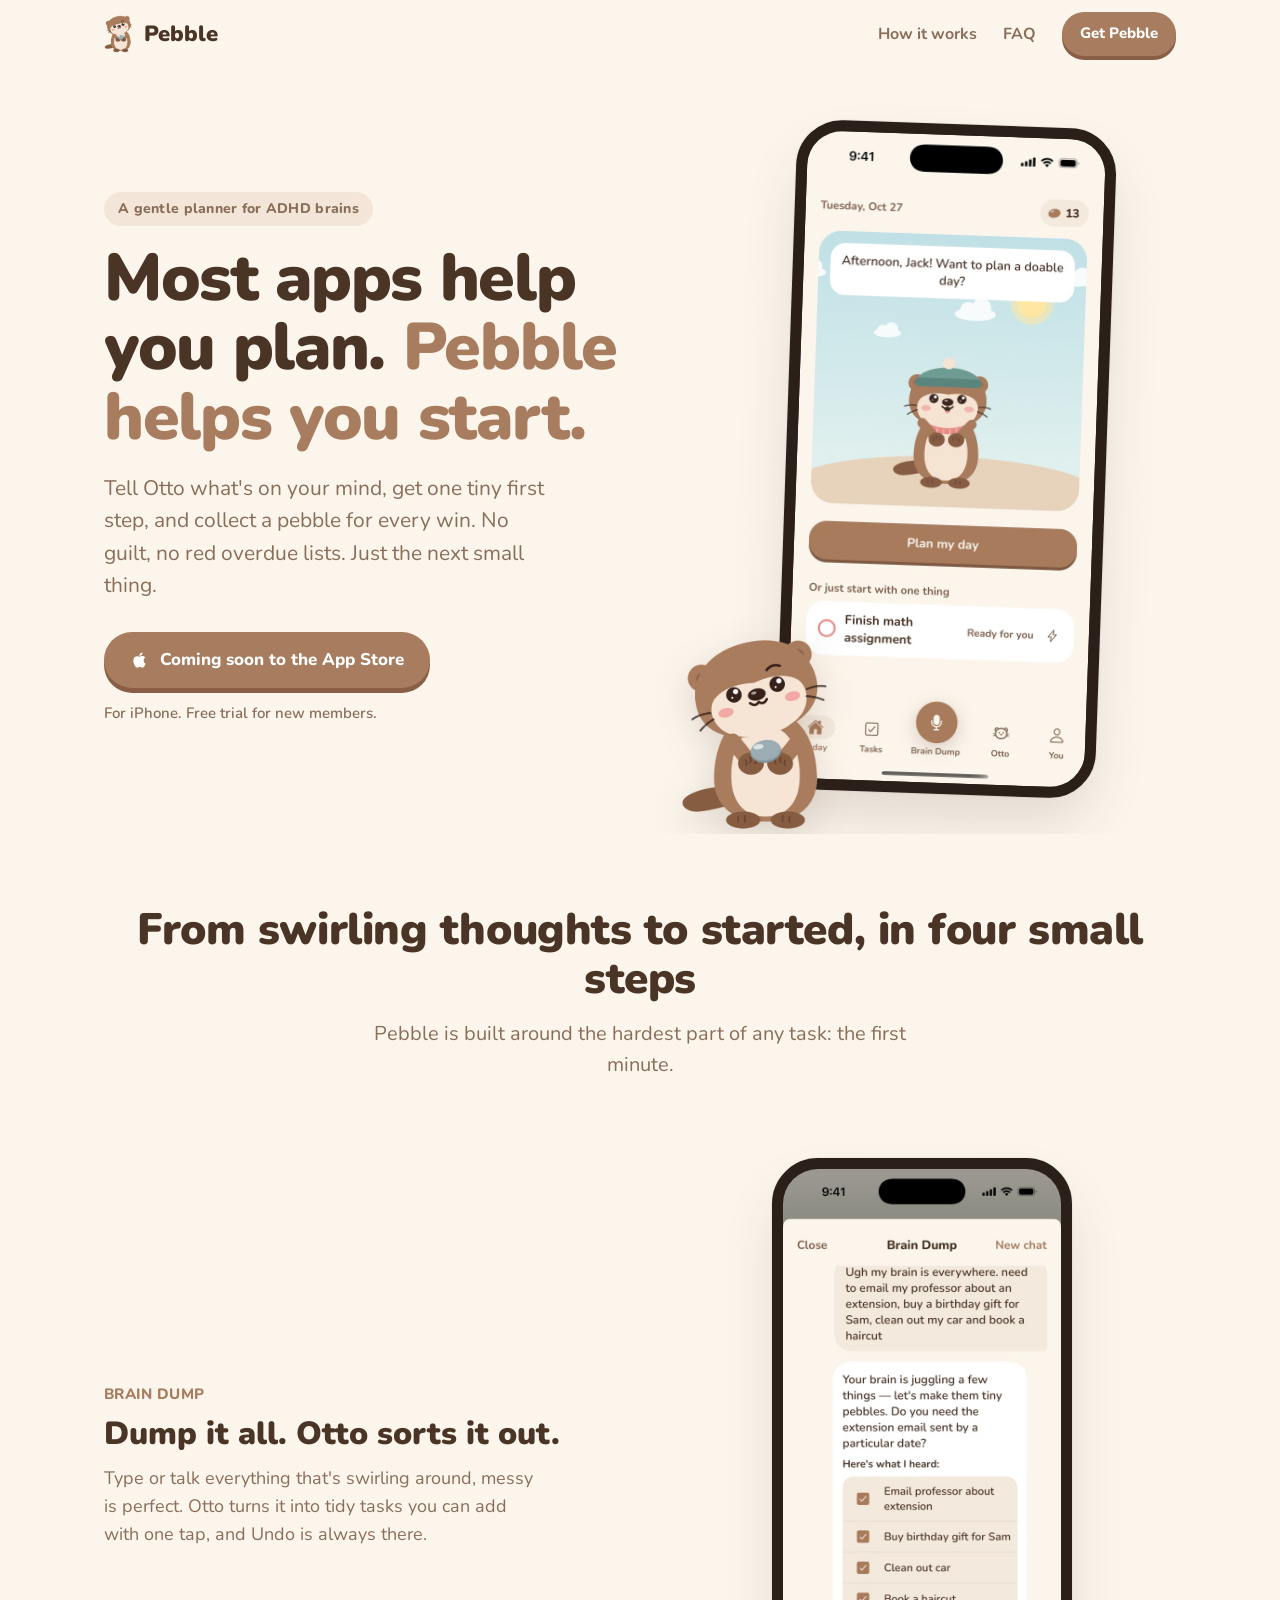
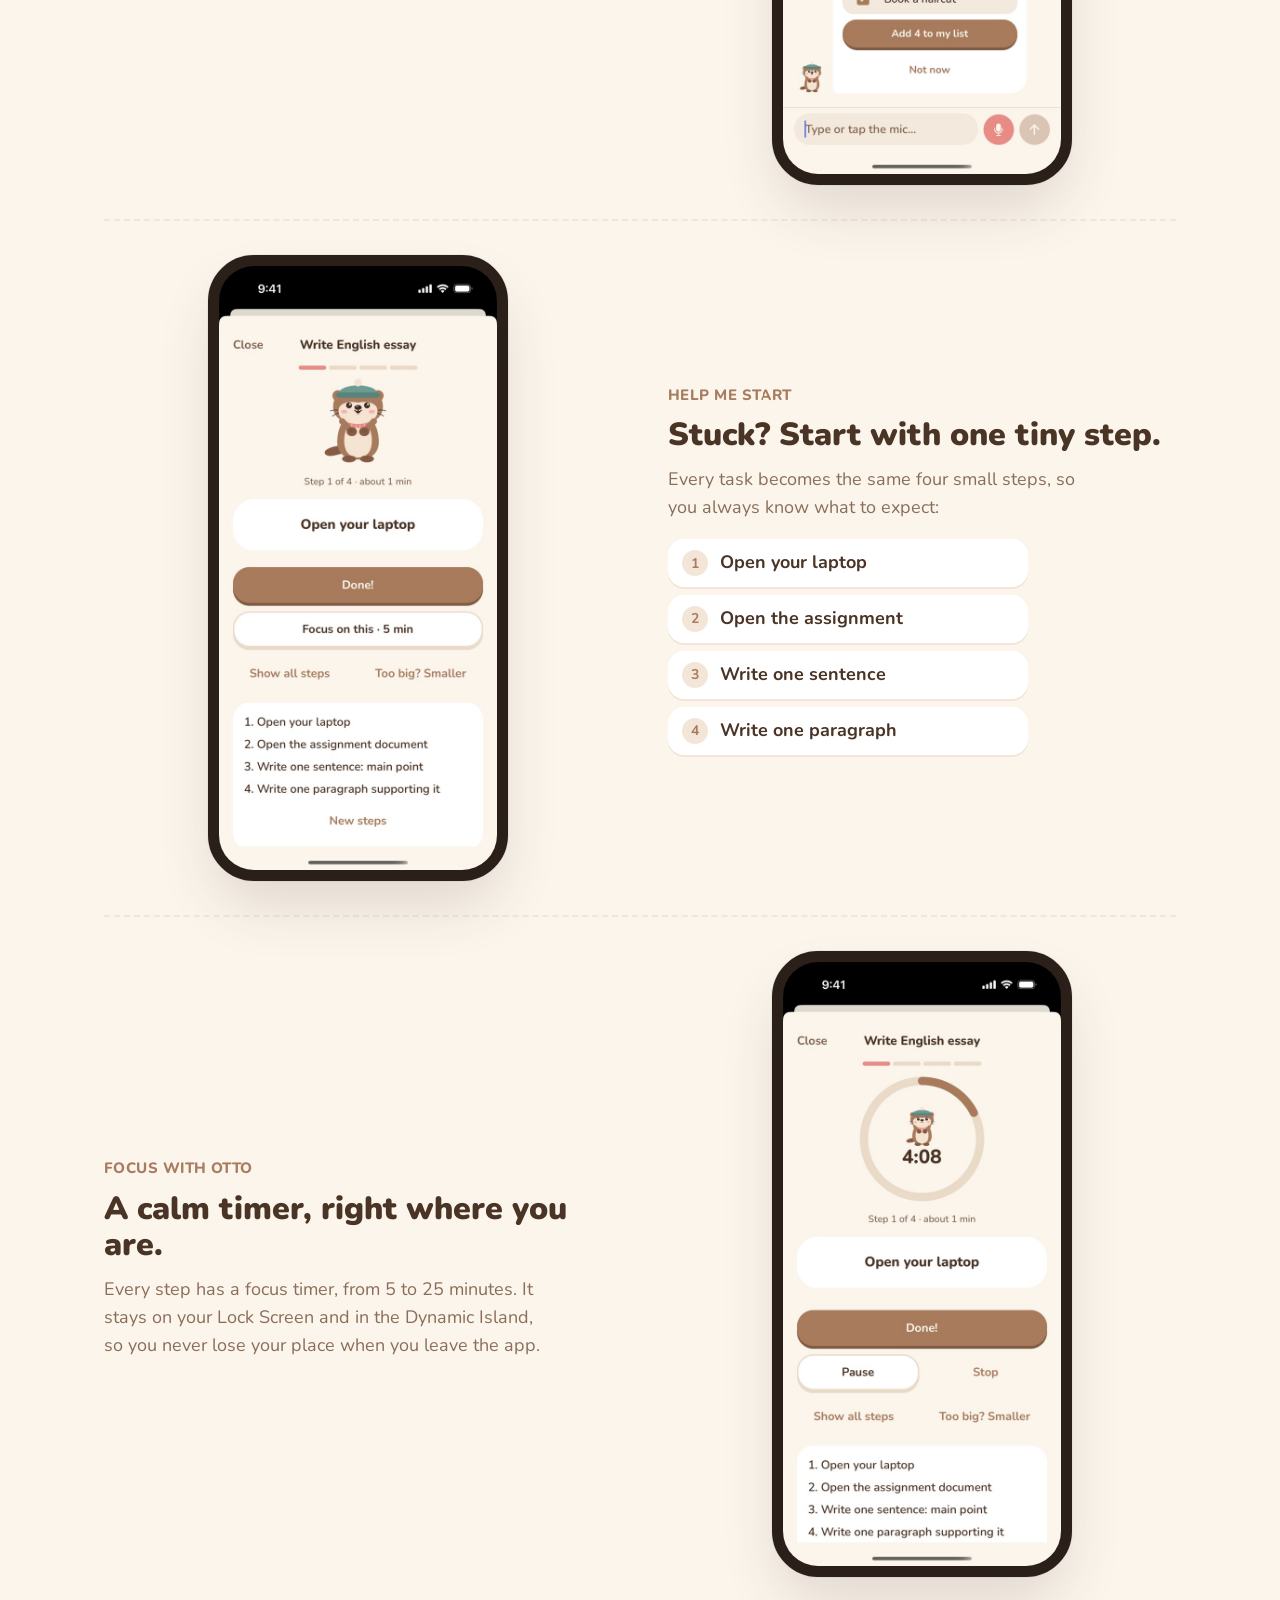
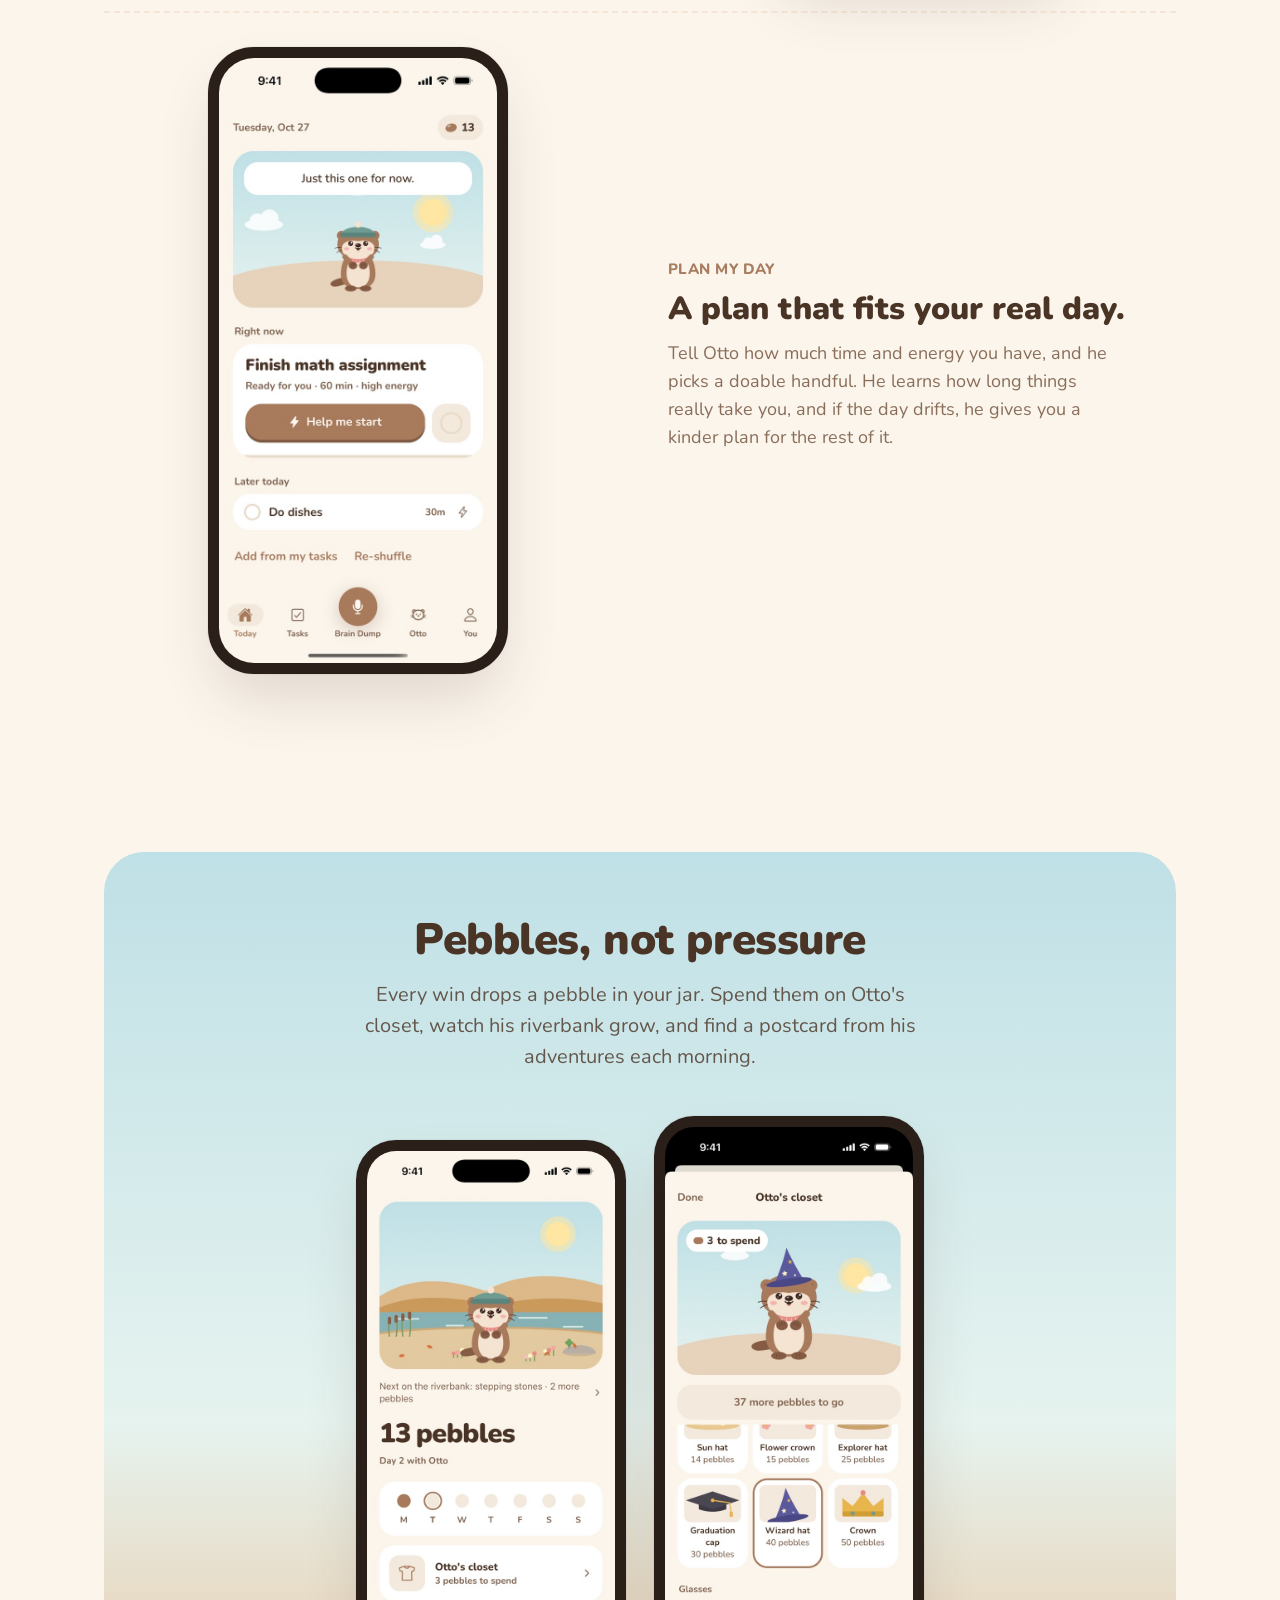
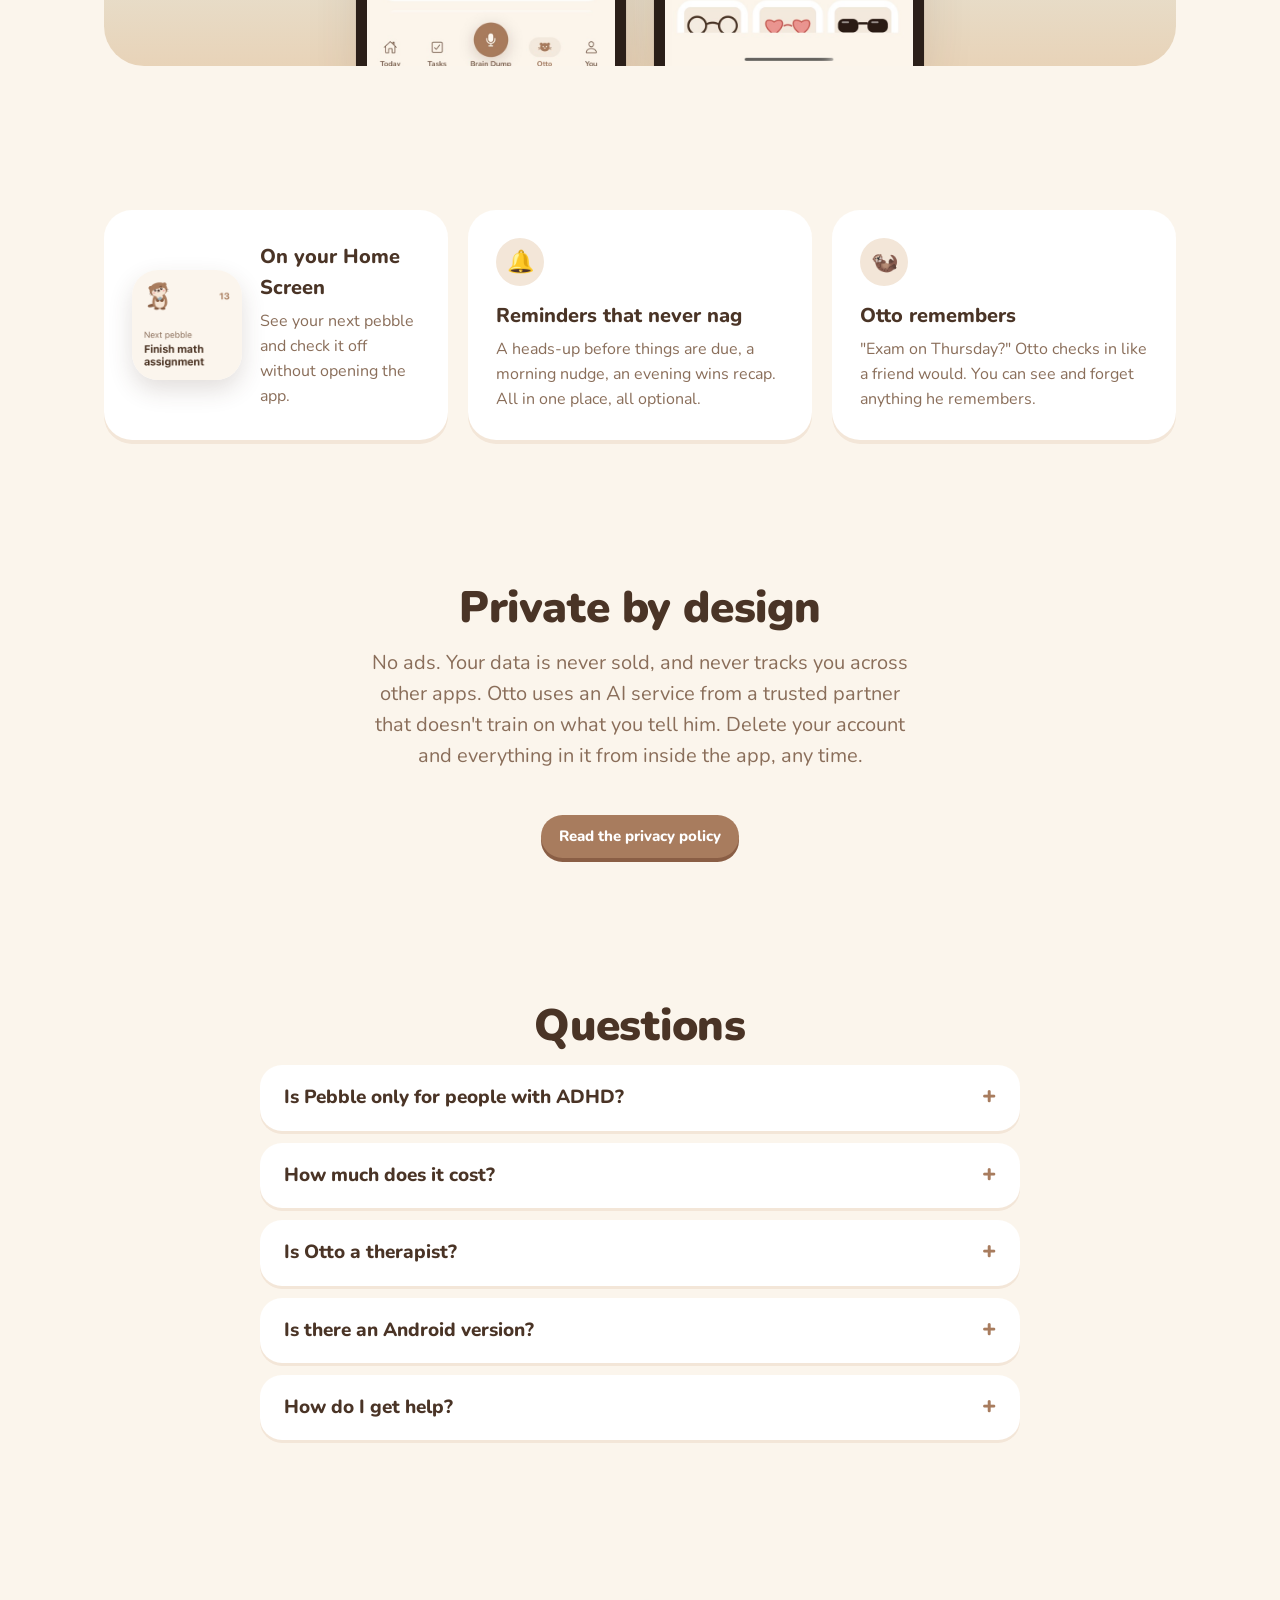
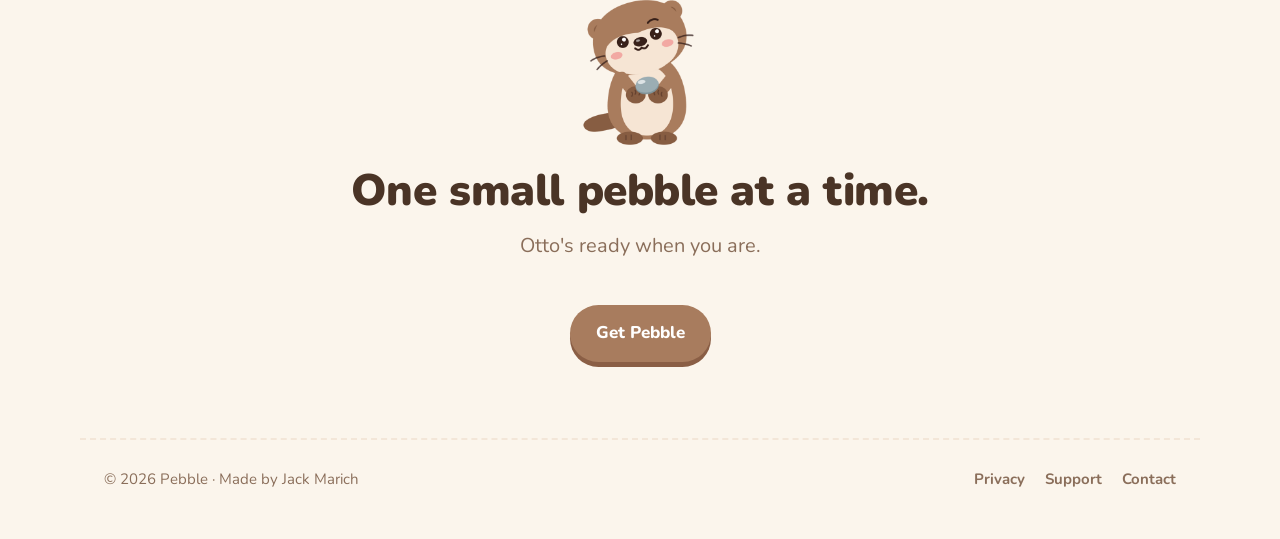
<file: index.html>
<!doctype html>
<html lang="en">
<head>
  <meta charset="utf-8" />
  <meta name="viewport" content="width=device-width, initial-scale=1" />
  <title>Pebble: the ADHD planner that helps you start</title>
  <meta name="description" content="Most apps help you plan. Pebble helps you start. A gentle planner for ADHD brains, with Otto the otter by your side, one small pebble at a time." />
  <meta name="theme-color" content="#FBF5EC" media="(prefers-color-scheme: light)" />
  <meta name="theme-color" content="#1C1612" media="(prefers-color-scheme: dark)" />
  <meta property="og:title" content="Pebble: the ADHD planner that helps you start" />
  <meta property="og:description" content="A gentle planner for ADHD brains, with Otto the otter by your side. One small pebble at a time." />
  <meta property="og:image" content="https://onepebble.app/img/today.jpg" />
  <meta property="og:url" content="https://onepebble.app/" />
  <link rel="icon" href="favicon.png" />
  <link rel="apple-touch-icon" href="apple-touch-icon.png" />
  <link rel="preconnect" href="https://fonts.googleapis.com" />
  <link rel="preconnect" href="https://fonts.gstatic.com" crossorigin />
  <link href="https://fonts.googleapis.com/css2?family=Nunito:wght@400;600;700;800;900&display=swap" rel="stylesheet" />
  <style>
    :root {
      --bg: #FBF5EC;
      --bg-deep: #F3E6D8;
      --surface: #FFFFFF;
      --text: #4A3426;
      --muted: #8A6E5A;
      --primary: #A87C5E;
      --primary-deep: #8A5E45;
      --on-primary: #FFFFFF;
      --soft: #F3E6D8;
      --pink: #F2A7A2;
      --sky-top: #BFE0E6;
      --sky-bottom: #E6F3EF;
      --bank: #E8D3B8;
      --frame: #2B1F19;
      --shadow: rgba(74, 52, 38, 0.16);
    }
    @media (prefers-color-scheme: dark) {
      :root {
        --bg: #1C1612;
        --bg-deep: #241C17;
        --surface: #2A201A;
        --text: #F3E6D8;
        --muted: #C9B6A4;
        --primary: #C79572;
        --primary-deep: #A87C5E;
        --on-primary: #1C1612;
        --soft: #33271F;
        --sky-top: #3A4B57;
        --sky-bottom: #2C3A40;
        --bank: #4A3A2C;
        --frame: #0E0A08;
        --shadow: rgba(0, 0, 0, 0.45);
      }
    }
    * { box-sizing: border-box; }
    html { scroll-behavior: smooth; }
    body {
      margin: 0;
      background: var(--bg);
      color: var(--text);
      font-family: 'Nunito', -apple-system, BlinkMacSystemFont, 'Segoe UI', sans-serif;
      font-size: 18px;
      line-height: 1.55;
      -webkit-font-smoothing: antialiased;
    }
    a { color: inherit; }
    img { max-width: 100%; display: block; }
    .wrap { max-width: 1120px; margin: 0 auto; padding: 0 24px; }

    /* Nav */
    nav { position: sticky; top: 0; z-index: 10; background: color-mix(in srgb, var(--bg) 88%, transparent); backdrop-filter: saturate(1.4) blur(14px); -webkit-backdrop-filter: saturate(1.4) blur(14px); }
    nav .wrap { display: flex; align-items: center; justify-content: space-between; height: 68px; }
    .brand { display: flex; align-items: center; gap: 10px; font-weight: 900; font-size: 22px; text-decoration: none; }
    .brand img { width: 30px; height: auto; }
    .navlinks { display: flex; gap: 26px; align-items: center; font-weight: 700; font-size: 16px; }
    .navlinks a { text-decoration: none; color: var(--muted); }
    .navlinks a:hover { color: var(--text); }
    .navlinks a.btn, .navlinks a.btn:hover { color: var(--on-primary); }
    @media (max-width: 640px) { .navlinks .hide-sm { display: none; } }

    /* Buttons */
    .btn {
      display: inline-flex; align-items: center; gap: 10px;
      background: var(--primary); color: var(--on-primary);
      border-radius: 999px; padding: 15px 26px;
      font-weight: 800; font-size: 17px; text-decoration: none;
      box-shadow: 0 5px 0 var(--primary-deep);
      transition: transform .15s ease, box-shadow .15s ease;
    }
    .btn:hover { transform: translateY(-1px); }
    .btn:active { transform: translateY(4px); box-shadow: 0 1px 0 var(--primary-deep); }
    .btn svg { width: 20px; height: 20px; fill: currentColor; }
    .btn.small { padding: 10px 18px; font-size: 15px; box-shadow: 0 4px 0 var(--primary-deep); }
    .soon { display: block; margin-top: 14px; font-size: 15px; color: var(--muted); font-weight: 600; }

    /* Hero */
    .hero { padding: 56px 0 40px; overflow: hidden; }
    .hero .wrap { display: grid; grid-template-columns: 1.1fr 0.9fr; gap: 48px; align-items: center; }
    .eyebrow { display: inline-block; background: var(--soft); color: var(--muted); font-weight: 800; font-size: 14px; letter-spacing: .02em; padding: 6px 14px; border-radius: 999px; margin-bottom: 18px; }
    h1 { font-size: clamp(40px, 6vw, 66px); line-height: 1.05; margin: 0 0 20px; font-weight: 900; letter-spacing: -0.02em; }
    h1 .soft { color: var(--primary); }
    .lede { font-size: 21px; color: var(--muted); margin: 0 0 30px; max-width: 34ch; }
    .hero-art { position: relative; display: flex; justify-content: center; }
    .hero-art .phone { width: min(320px, 78vw); transform: rotate(2deg); }
    .hero-otto { position: absolute; left: -8%; bottom: -6%; width: 34%; filter: drop-shadow(0 12px 18px var(--shadow)); animation: bob 5s ease-in-out infinite; }
    @keyframes bob { 0%, 100% { transform: translateY(0) rotate(-3deg); } 50% { transform: translateY(-10px) rotate(2deg); } }
    @media (max-width: 860px) {
      .hero .wrap { grid-template-columns: 1fr; text-align: center; }
      .lede { margin-left: auto; margin-right: auto; }
      .hero-otto { left: 4%; }
    }

    /* Phone frame */
    .phone { border-radius: 46px; border: 11px solid var(--frame); overflow: hidden; box-shadow: 0 30px 60px -10px var(--shadow), 0 0 0 1px rgba(0,0,0,.04); background: var(--frame); }
    .phone img { width: 100%; height: auto; }

    /* Sections */
    section { padding: 72px 0; }
    .center { text-align: center; }
    h2 { font-size: clamp(30px, 4.2vw, 44px); line-height: 1.12; margin: 0 0 14px; font-weight: 900; letter-spacing: -0.01em; }
    .sub { color: var(--muted); font-size: 20px; margin: 0 auto 44px; max-width: 46ch; }

    .feature { display: grid; grid-template-columns: 1fr 1fr; gap: 56px; align-items: center; padding: 34px 0; }
    .feature + .feature { border-top: 2px dashed var(--soft); }
    .feature.flip .copy { order: 2; }
    .feature .phone { width: min(300px, 72vw); margin: 0 auto; }
    .tag { display: inline-flex; align-items: center; gap: 8px; font-weight: 800; color: var(--primary); font-size: 15px; letter-spacing: .03em; text-transform: uppercase; margin-bottom: 10px; }
    .feature h3 { font-size: 32px; line-height: 1.15; margin: 0 0 12px; font-weight: 900; }
    .feature p { color: var(--muted); margin: 0 0 14px; max-width: 40ch; }
    .ladder { list-style: none; padding: 0; margin: 18px 0 0; display: grid; gap: 8px; max-width: 360px; }
    .ladder li { background: var(--surface); border-radius: 16px; padding: 10px 14px; font-weight: 700; display: flex; gap: 12px; align-items: center; box-shadow: 0 2px 0 var(--soft); }
    .ladder b { display: inline-grid; place-items: center; width: 26px; height: 26px; border-radius: 50%; background: var(--soft); color: var(--primary); font-size: 14px; flex: none; }
    @media (max-width: 860px) {
      .feature { grid-template-columns: 1fr; gap: 30px; text-align: center; }
      .feature.flip .copy { order: 0; }
      .feature p, .ladder { margin-left: auto; margin-right: auto; }
      .ladder li { text-align: left; }
    }

    /* Pebbles band */
    .band { background: linear-gradient(180deg, var(--sky-top), var(--sky-bottom) 70%, var(--bank)); border-radius: 40px; padding: 64px 32px 0; overflow: hidden; }
    .duo { display: flex; justify-content: center; gap: 28px; align-items: flex-end; margin-top: 8px; }
    .duo .phone { width: min(270px, 42vw); border-bottom: 0; border-radius: 40px 40px 0 0; }
    .duo .phone:first-child { transform: translateY(24px); }

    /* Small cards */
    .cards { display: grid; grid-template-columns: repeat(3, 1fr); gap: 20px; }
    .card { background: var(--surface); border-radius: 28px; padding: 28px; box-shadow: 0 4px 0 var(--soft); }
    .card .ico { width: 48px; height: 48px; border-radius: 50%; background: var(--soft); display: grid; place-items: center; margin-bottom: 14px; font-size: 22px; }
    .card h4 { margin: 0 0 6px; font-size: 20px; font-weight: 800; }
    .card p { margin: 0; color: var(--muted); font-size: 16px; }
    .card.widget { display: flex; gap: 18px; align-items: center; }
    .card.widget img { width: 110px; border-radius: 26px; box-shadow: 0 10px 24px var(--shadow); flex: none; }
    @media (max-width: 860px) { .cards { grid-template-columns: 1fr; } }

    /* FAQ */
    .faq { max-width: 760px; margin: 0 auto; }
    details { background: var(--surface); border-radius: 22px; padding: 18px 24px; margin-bottom: 12px; box-shadow: 0 3px 0 var(--soft); }
    summary { cursor: pointer; font-weight: 800; font-size: 19px; list-style: none; display: flex; justify-content: space-between; gap: 16px; }
    summary::-webkit-details-marker { display: none; }
    summary::after { content: '+'; color: var(--primary); font-weight: 900; font-size: 24px; line-height: 1; transition: transform .2s; }
    details[open] summary::after { transform: rotate(45deg); }
    details p { color: var(--muted); margin: 12px 0 2px; }

    /* Closing */
    .closing { text-align: center; padding-bottom: 40px; }
    .closing img { width: 120px; margin: 0 auto 18px; }

    footer { padding: 36px 0 48px; color: var(--muted); font-size: 15px; }
    footer .wrap { display: flex; justify-content: space-between; gap: 16px; flex-wrap: wrap; border-top: 2px dashed var(--soft); padding-top: 28px; }
    footer a { text-decoration: none; font-weight: 700; margin-left: 20px; }
    footer a:first-child { margin-left: 0; }

    /* Gentle reveal */
    .reveal { opacity: 0; transform: translateY(18px); transition: opacity .7s ease, transform .7s ease; }
    .reveal.in { opacity: 1; transform: none; }
    @media (prefers-reduced-motion: reduce) {
      html { scroll-behavior: auto; }
      .reveal { opacity: 1; transform: none; transition: none; }
      .hero-otto { animation: none; }
      .btn { transition: none; }
    }
  </style>
</head>
<body>
  <nav>
    <div class="wrap">
      <a class="brand" href="#top"><img src="img/otto.png" alt="" />Pebble</a>
      <div class="navlinks">
        <a class="hide-sm" href="#how">How it works</a>
        <a class="hide-sm" href="#faq">FAQ</a>
        <a class="btn small" href="#get">Get Pebble</a>
      </div>
    </div>
  </nav>

  <header class="hero" id="top">
    <div class="wrap">
      <div>
        <span class="eyebrow">A gentle planner for ADHD brains</span>
        <h1>Most apps help you plan. <span class="soft">Pebble helps you start.</span></h1>
        <p class="lede">Tell Otto what's on your mind, get one tiny first step, and collect a pebble for every win. No guilt, no red overdue lists. Just the next small thing.</p>
        <div id="get">
          <a class="btn" href="#get" aria-disabled="true">
            <svg viewBox="0 0 24 24" aria-hidden="true"><path d="M16.37 12.6c-.02-2.3 1.88-3.4 1.97-3.46-1.07-1.57-2.74-1.78-3.33-1.8-1.42-.14-2.77.83-3.49.83-.72 0-1.83-.81-3.01-.79-1.55.02-2.98.9-3.78 2.29-1.61 2.8-.41 6.94 1.16 9.21.77 1.11 1.68 2.36 2.88 2.31 1.16-.05 1.59-.75 2.99-.75 1.4 0 1.79.75 3.01.72 1.24-.02 2.03-1.13 2.79-2.25.88-1.29 1.24-2.53 1.26-2.6-.03-.01-2.42-.93-2.45-3.71zM14.08 5.83c.64-.77 1.07-1.85.95-2.92-.92.04-2.03.61-2.69 1.38-.59.68-1.1 1.77-.96 2.82 1.02.08 2.06-.52 2.7-1.28z"/></svg>
            Coming soon to the App Store
          </a>
          <span class="soft soon">For iPhone. Free trial for new members.</span>
        </div>
      </div>
      <div class="hero-art reveal">
        <div class="phone"><img src="img/today.jpg" alt="Pebble's Today screen: Otto on his riverbank asking 'Want to plan a doable day?'" /></div>
        <img class="hero-otto" src="img/otto.png" alt="" />
      </div>
    </div>
  </header>

  <section id="how">
    <div class="wrap">
      <div class="center reveal">
        <h2>From swirling thoughts to started, in four small steps</h2>
        <p class="sub">Pebble is built around the hardest part of any task: the first minute.</p>
      </div>

      <div class="feature reveal">
        <div class="copy">
          <div class="tag">Brain Dump</div>
          <h3>Dump it all. Otto sorts it out.</h3>
          <p>Type or talk everything that's swirling around, messy is perfect. Otto turns it into tidy tasks you can add with one tap, and Undo is always there.</p>
        </div>
        <div class="phone"><img loading="lazy" src="img/dump.jpg" alt="Brain Dump: a messy message turned into four tasks with an Add button" /></div>
      </div>

      <div class="feature flip reveal">
        <div class="copy">
          <div class="tag">Help me start</div>
          <h3>Stuck? Start with one tiny step.</h3>
          <p>Every task becomes the same four small steps, so you always know what to expect:</p>
          <ol class="ladder">
            <li><b>1</b>Open your laptop</li>
            <li><b>2</b>Open the assignment</li>
            <li><b>3</b>Write one sentence</li>
            <li><b>4</b>Write one paragraph</li>
          </ol>
        </div>
        <div class="phone"><img loading="lazy" src="img/start.jpg" alt="Help me start: 'Open your laptop' as step 1 of 4, with all four steps listed" /></div>
      </div>

      <div class="feature reveal">
        <div class="copy">
          <div class="tag">Focus with Otto</div>
          <h3>A calm timer, right where you are.</h3>
          <p>Every step has a focus timer, from 5 to 25 minutes. It stays on your Lock Screen and in the Dynamic Island, so you never lose your place when you leave the app.</p>
        </div>
        <div class="phone"><img loading="lazy" src="img/focus.jpg" alt="A focus timer counting down around Otto" /></div>
      </div>

      <div class="feature flip reveal">
        <div class="copy">
          <div class="tag">Plan my day</div>
          <h3>A plan that fits your real day.</h3>
          <p>Tell Otto how much time and energy you have, and he picks a doable handful. He learns how long things really take you, and if the day drifts, he gives you a kinder plan for the rest of it.</p>
        </div>
        <div class="phone"><img loading="lazy" src="img/plan.jpg" alt="Today's plan: one task right now with Help me start, one later" /></div>
      </div>
    </div>
  </section>

  <section>
    <div class="wrap">
      <div class="band center reveal">
        <h2>Pebbles, not pressure</h2>
        <p class="sub" style="color: var(--text); opacity: .8;">Every win drops a pebble in your jar. Spend them on Otto's closet, watch his riverbank grow, and find a postcard from his adventures each morning.</p>
        <div class="duo">
          <div class="phone"><img loading="lazy" src="img/riverbank.jpg" alt="Otto's riverbank with wildflowers and cattails, 13 pebbles" /></div>
          <div class="phone"><img loading="lazy" src="img/closet.jpg" alt="Otto's closet: Otto trying on a wizard hat" /></div>
        </div>
      </div>
    </div>
  </section>

  <section>
    <div class="wrap">
      <div class="cards">
        <div class="card widget reveal">
          <img loading="lazy" src="img/widget.png" alt="Pebble's Home Screen widget showing the next pebble" />
          <div><h4>On your Home Screen</h4><p>See your next pebble and check it off without opening the app.</p></div>
        </div>
        <div class="card reveal">
          <div class="ico" aria-hidden="true">🔔</div>
          <h4>Reminders that never nag</h4>
          <p>A heads-up before things are due, a morning nudge, an evening wins recap. All in one place, all optional.</p>
        </div>
        <div class="card reveal">
          <div class="ico" aria-hidden="true">🦦</div>
          <h4>Otto remembers</h4>
          <p>"Exam on Thursday?" Otto checks in like a friend would. You can see and forget anything he remembers.</p>
        </div>
      </div>
    </div>
  </section>

  <section>
    <div class="wrap center reveal">
      <h2>Private by design</h2>
      <p class="sub">No ads. Your data is never sold, and never tracks you across other apps. Otto uses an AI service from a trusted partner that doesn't train on what you tell him. Delete your account and everything in it from inside the app, any time.</p>
      <a class="btn small" href="privacy.html">Read the privacy policy</a>
    </div>
  </section>

  <section id="faq">
    <div class="wrap">
      <h2 class="center reveal">Questions</h2>
      <div class="faq reveal">
        <details>
          <summary>Is Pebble only for people with ADHD?</summary>
          <p>Pebble is built for ADHD brains, but anyone who finds starting harder than planning is welcome. No diagnosis needed.</p>
        </details>
        <details>
          <summary>How much does it cost?</summary>
          <p>Pebble is a subscription, with a free trial for new members. You'll see the exact price and trial in the app before you start, and you can cancel any time in your App Store settings.</p>
        </details>
        <details>
          <summary>Is Otto a therapist?</summary>
          <p>No. Otto is a friendly helper, not a therapist or a doctor, and Pebble isn't a medical device or a substitute for professional care.</p>
        </details>
        <details>
          <summary>Is there an Android version?</summary>
          <p>Not yet. Pebble is on iPhone first. Android is on the way.</p>
        </details>
        <details>
          <summary>How do I get help?</summary>
          <p>Visit the <a href="support.html">support page</a> or email <a href="mailto:jackmarich1@gmail.com">jackmarich1@gmail.com</a>. A real person reads every message.</p>
        </details>
      </div>
    </div>
  </section>

  <section class="closing">
    <div class="wrap reveal">
      <img src="img/otto.png" alt="Otto the otter" />
      <h2>One small pebble at a time.</h2>
      <p class="sub">Otto's ready when you are.</p>
      <a class="btn" href="#get">Get Pebble</a>
    </div>
  </section>

  <footer>
    <div class="wrap">
      <span>© 2026 Pebble · Made by Jack Marich</span>
      <span><a href="privacy.html">Privacy</a><a href="support.html">Support</a><a href="mailto:jackmarich1@gmail.com">Contact</a></span>
    </div>
  </footer>

  <script>
    // Sections rise in gently as they scroll into view (skipped with Reduce Motion).
    (function () {
      var items = document.querySelectorAll('.reveal');
      if (!('IntersectionObserver' in window) || matchMedia('(prefers-reduced-motion: reduce)').matches) {
        items.forEach(function (el) { el.classList.add('in'); });
        return;
      }
      var io = new IntersectionObserver(function (entries) {
        entries.forEach(function (e) { if (e.isIntersecting) { e.target.classList.add('in'); io.unobserve(e.target); } });
      }, { rootMargin: '0px 0px -8% 0px' });
      items.forEach(function (el) { io.observe(el); });
    })();
  </script>
</body>
</html>
</file>
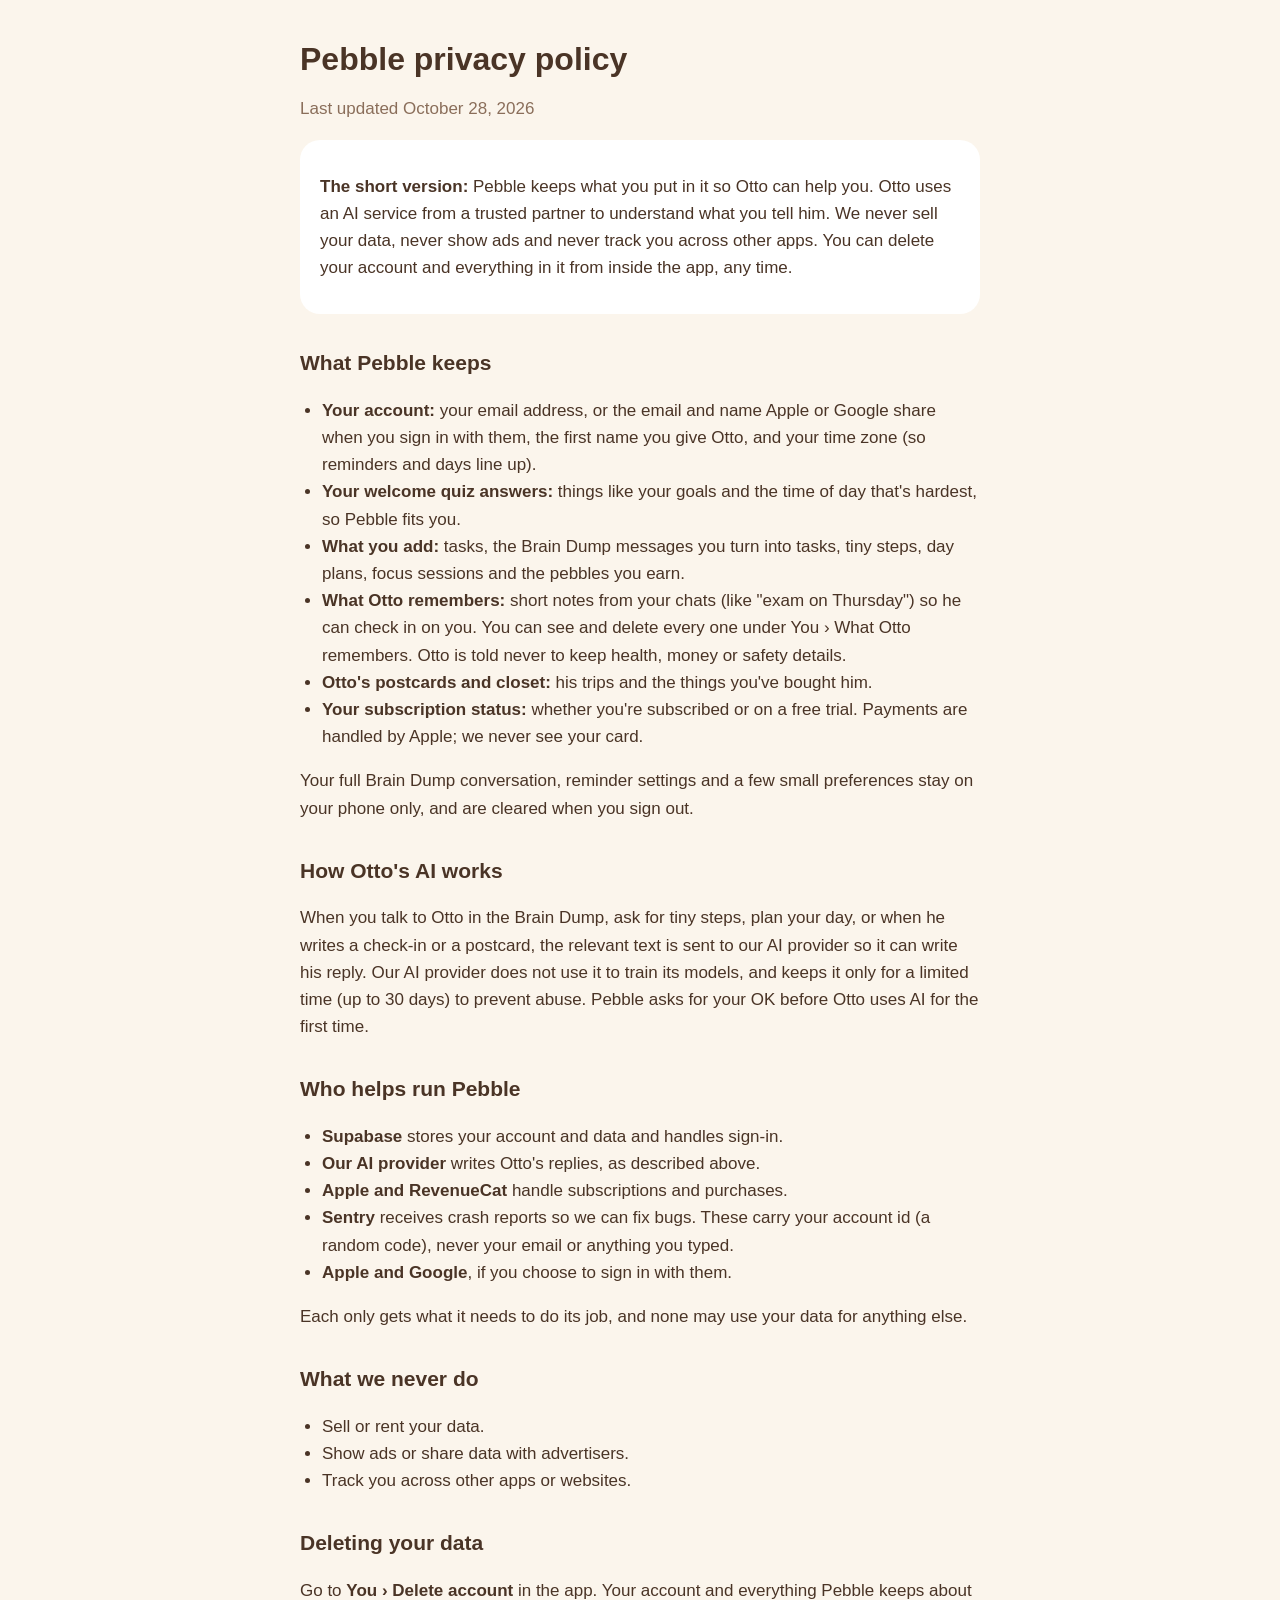
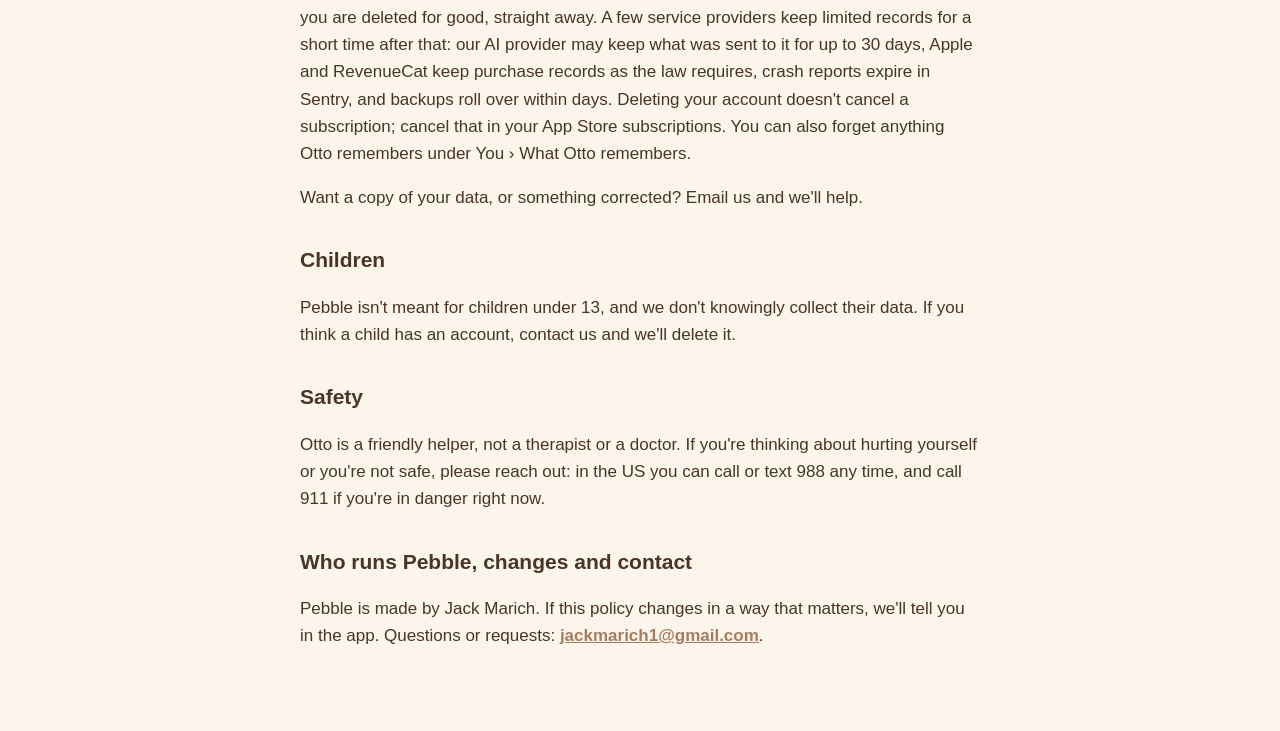
<file: privacy.html>
<!doctype html>
<html lang="en">
<head>
<meta charset="utf-8">
<meta name="viewport" content="width=device-width, initial-scale=1">
<title>Pebble privacy policy</title>
<link rel="stylesheet" href="style.css">
</head>
<body>
<main>
<h1>Pebble privacy policy</h1>
<p class="muted">Last updated October 28, 2026</p>

<div class="card">
<p><strong>The short version:</strong> Pebble keeps what you put in it so Otto can help you. Otto uses an AI service from a trusted partner to understand what you tell him. We never sell your data, never show ads and never track you across other apps. You can delete your account and everything in it from inside the app, any time.</p>
</div>

<h2>What Pebble keeps</h2>
<ul>
<li><strong>Your account:</strong> your email address, or the email and name Apple or Google share when you sign in with them, the first name you give Otto, and your time zone (so reminders and days line up).</li>
<li><strong>Your welcome quiz answers:</strong> things like your goals and the time of day that's hardest, so Pebble fits you.</li>
<li><strong>What you add:</strong> tasks, the Brain Dump messages you turn into tasks, tiny steps, day plans, focus sessions and the pebbles you earn.</li>
<li><strong>What Otto remembers:</strong> short notes from your chats (like "exam on Thursday") so he can check in on you. You can see and delete every one under You › What Otto remembers. Otto is told never to keep health, money or safety details.</li>
<li><strong>Otto's postcards and closet:</strong> his trips and the things you've bought him.</li>
<li><strong>Your subscription status:</strong> whether you're subscribed or on a free trial. Payments are handled by Apple; we never see your card.</li>
</ul>
<p>Your full Brain Dump conversation, reminder settings and a few small preferences stay on your phone only, and are cleared when you sign out.</p>

<h2>How Otto's AI works</h2>
<p>When you talk to Otto in the Brain Dump, ask for tiny steps, plan your day, or when he writes a check-in or a postcard, the relevant text is sent to our AI provider so it can write his reply. Our AI provider does not use it to train its models, and keeps it only for a limited time (up to 30 days) to prevent abuse. Pebble asks for your OK before Otto uses AI for the first time.</p>

<h2>Who helps run Pebble</h2>
<ul>
<li><strong>Supabase</strong> stores your account and data and handles sign-in.</li>
<li><strong>Our AI provider</strong> writes Otto's replies, as described above.</li>
<li><strong>Apple and RevenueCat</strong> handle subscriptions and purchases.</li>
<li><strong>Sentry</strong> receives crash reports so we can fix bugs. These carry your account id (a random code), never your email or anything you typed.</li>
<li><strong>Apple and Google</strong>, if you choose to sign in with them.</li>
</ul>
<p>Each only gets what it needs to do its job, and none may use your data for anything else.</p>

<h2>What we never do</h2>
<ul>
<li>Sell or rent your data.</li>
<li>Show ads or share data with advertisers.</li>
<li>Track you across other apps or websites.</li>
</ul>

<h2>Deleting your data</h2>
<p>Go to <strong>You › Delete account</strong> in the app. Your account and everything Pebble keeps about you are deleted for good, straight away. A few service providers keep limited records for a short time after that: our AI provider may keep what was sent to it for up to 30 days, Apple and RevenueCat keep purchase records as the law requires, crash reports expire in Sentry, and backups roll over within days. Deleting your account doesn't cancel a subscription; cancel that in your App Store subscriptions. You can also forget anything Otto remembers under You › What Otto remembers.</p>
<p>Want a copy of your data, or something corrected? Email us and we'll help.</p>

<h2>Children</h2>
<p>Pebble isn't meant for children under 13, and we don't knowingly collect their data. If you think a child has an account, contact us and we'll delete it.</p>

<h2>Safety</h2>
<p>Otto is a friendly helper, not a therapist or a doctor. If you're thinking about hurting yourself or you're not safe, please reach out: in the US you can call or text 988 any time, and call 911 if you're in danger right now.</p>

<h2>Who runs Pebble, changes and contact</h2>
<p>Pebble is made by Jack Marich. If this policy changes in a way that matters, we'll tell you in the app. Questions or requests: <a href="mailto:jackmarich1@gmail.com">jackmarich1@gmail.com</a>.</p>
</main>
</body>
</html>
</file>
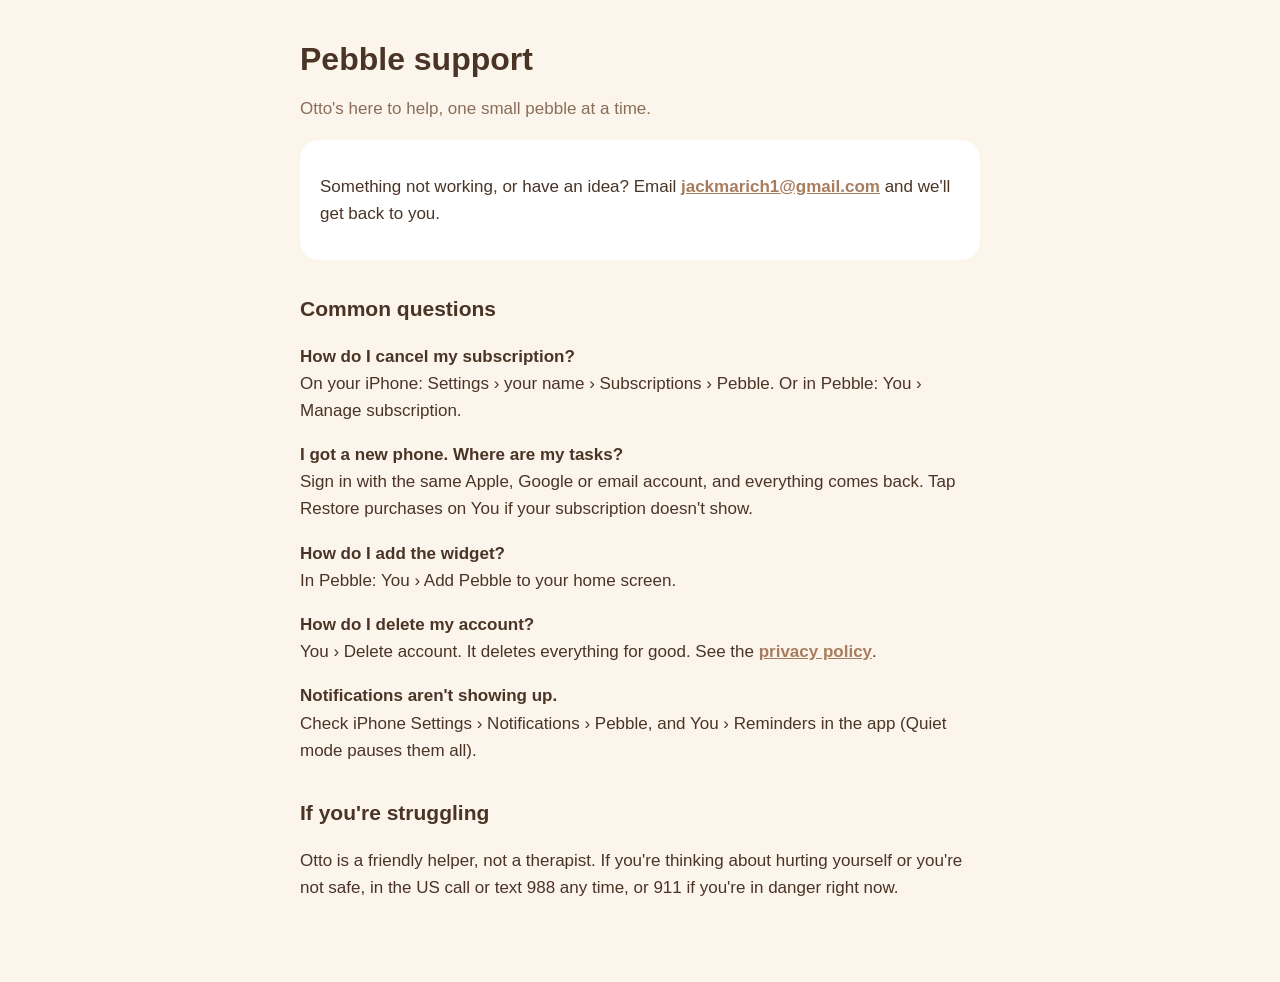
<file: support.html>
<!doctype html>
<html lang="en">
<head>
<meta charset="utf-8">
<meta name="viewport" content="width=device-width, initial-scale=1">
<title>Pebble support</title>
<link rel="stylesheet" href="style.css">
</head>
<body>
<main>
<h1>Pebble support</h1>
<p class="muted">Otto's here to help, one small pebble at a time.</p>

<div class="card">
<p>Something not working, or have an idea? Email <a href="mailto:jackmarich1@gmail.com">jackmarich1@gmail.com</a> and we'll get back to you.</p>
</div>

<h2>Common questions</h2>
<p><strong>How do I cancel my subscription?</strong><br>On your iPhone: Settings › your name › Subscriptions › Pebble. Or in Pebble: You › Manage subscription.</p>
<p><strong>I got a new phone. Where are my tasks?</strong><br>Sign in with the same Apple, Google or email account, and everything comes back. Tap Restore purchases on You if your subscription doesn't show.</p>
<p><strong>How do I add the widget?</strong><br>In Pebble: You › Add Pebble to your home screen.</p>
<p><strong>How do I delete my account?</strong><br>You › Delete account. It deletes everything for good. See the <a href="privacy.html">privacy policy</a>.</p>
<p><strong>Notifications aren't showing up.</strong><br>Check iPhone Settings › Notifications › Pebble, and You › Reminders in the app (Quiet mode pauses them all).</p>

<h2>If you're struggling</h2>
<p>Otto is a friendly helper, not a therapist. If you're thinking about hurting yourself or you're not safe, in the US call or text 988 any time, or 911 if you're in danger right now.</p>
</main>
</body>
</html>
</file>
<file: style.css>
:root { --bg: #FBF5EC; --text: #4A3426; --muted: #8A6E5A; --accent: #A87C5E; --card: #FFFFFF; }
@media (prefers-color-scheme: dark) { :root { --bg: #2A1F19; --text: #F3E6D8; --muted: #C9B6A4; --accent: #E0A98A; --card: #3A2C24; } }
* { box-sizing: border-box; }
body { margin: 0; background: var(--bg); color: var(--text); font: 17px/1.6 "Nunito", -apple-system, BlinkMacSystemFont, "Segoe UI", sans-serif; }
main { max-width: 720px; margin: 0 auto; padding: 40px 20px 64px; }
h1 { font-size: 32px; line-height: 1.2; margin: 0 0 4px; }
h2 { font-size: 21px; margin: 32px 0 8px; }
p, li { color: var(--text); }
.muted { color: var(--muted); }
a { color: var(--accent); font-weight: 700; }
.card { background: var(--card); border-radius: 20px; padding: 16px 20px; margin: 16px 0; }
ul { padding-left: 22px; }
</file>
